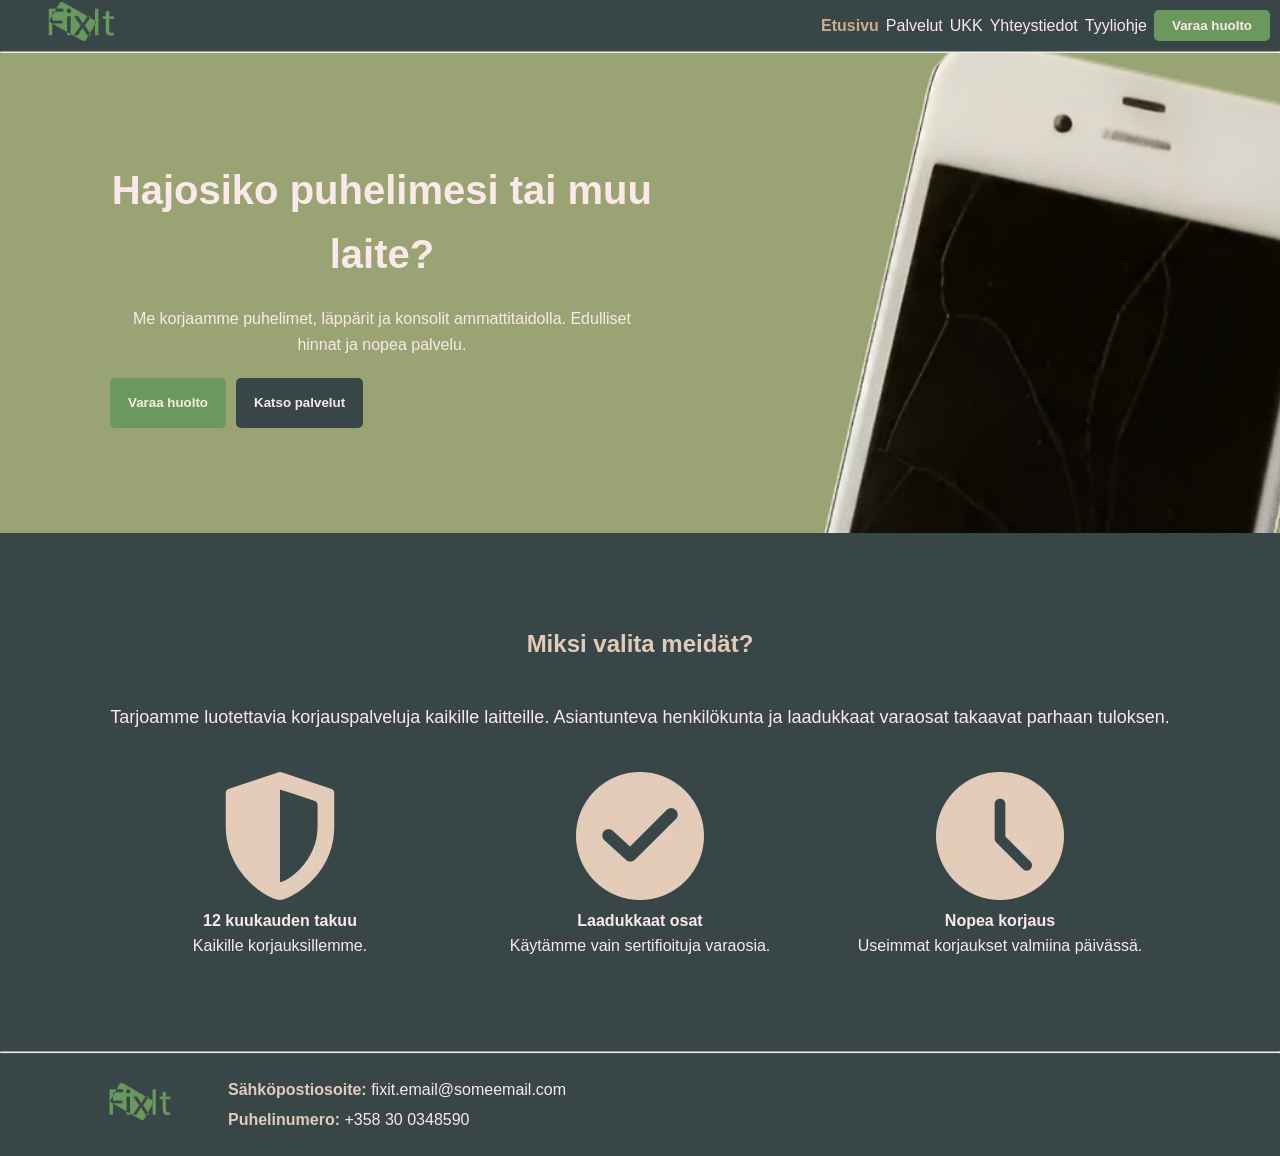
<file: index.html>
<!DOCTYPE html>
<html lang="fi">
<head>
    <script>
        const BASE = location.hostname.includes("github.io")
            ? "/Tuotekehitysprojekti-1/"
            : "/";

        document.write(`<base href="${BASE}">`);
    </script>

    <meta charset="UTF-8">
    <meta name="description" content="Koulu nettisivu projektin etusivu.">
    <meta name="viewport" content="width=device-width, initial-scale=1.0">
    <title>FixIt - Etusivu</title>

    <link rel="icon" href="Resources/Images/favicon.ico" type="image/x-icon">

    <style>
        body { visibility: hidden; }
        body.loaded { visibility: visible; }
    </style>

    <link rel="stylesheet" href="Css/main.css">
    <link rel="stylesheet" href="Css/header.css">
    <link rel="stylesheet" href="Css/index.css">

    <script defer src="Scripts/layout.js"></script>
</head>
<body>
    <div id="header"></div>
    <main>
        <section class="hero">
            <div class="container">
                <div class ="hero-content">
                    <div class="hero-text">
                        <h1>Hajosiko puhelimesi tai muu laite?</h1>
                        <p>Me korjaamme puhelimet, läppärit ja konsolit ammattitaidolla. Edulliset hinnat ja nopea palvelu.</p>
                        <div>
                            <button onclick="window.location='Pages/lomake.html'">Varaa huolto</button>
                            <button onclick="window.location='Pages/palvelut.html'">Katso palvelut</button>
                        </div>
                    </div>
                    <div class="hero-image">
                        <img src="Resources/Images/CellPhone.webp" fetchpriority="high" alt="Rikkinäinen puhelin">
                    </div>
                </div>
            </div>
        </section>
        <section class="container features-section">
            <h2>Miksi valita meidät?</h2>
            <p>Tarjoamme luotettavia korjauspalveluja kaikille laitteille. Asiantunteva henkilökunta ja laadukkaat varaosat takaavat parhaan tuloksen.</p>

            <div class="card-grid">
                <div>
                    <div><img src="Resources/Images/ShieldIcon.webp" alt="Shield"></div>
                    <p><strong>12 kuukauden takuu</strong></p>
                    <p>Kaikille korjauksillemme.</p>
                </div>
                <div>
                    <div><img src="Resources/Images/checked.webp" alt="Check"></div>
                    <p><strong>Laadukkaat osat</strong></p>
                    <p>Käytämme vain sertifioituja varaosia.</p>
                </div>
                <div>
                    <div><img src="Resources/Images/clock.webp" alt="Clock"></div>
                    <p><strong>Nopea korjaus</strong></p>
                    <p>Useimmat korjaukset valmiina päivässä.</p>
                </div>
            </div>
        </section>
    </main>
    <div id="footer"></div>
</body>

</html>
</file>
<file: Css/main.css>
:root {
    --dark-bg: #394648;
    --gray: #ffffff14;
    --primary-green: #6B995D;
    --secondary-green: #9AA373;
    --tan: #CBAC8B;
    --light-tan: #E2CBB9;
    --off-white: #FBE9E9;
    --text-light: #FBE9E9;
    --accent-green: #20453B;
}

* {
    box-sizing: border-box;
    margin: 0;
    padding: 0;
}

html, body {
    min-height: 100%;
    height: 100%;
}

body {
    display: flex;
    flex-direction: column;
    min-height: 100vh;
    background-color: var(--dark-bg);
    color: var(--text-light);
    font-family: 'Open Sans', sans-serif;
    line-height: 1.6;
}

main {
    flex: 1;
}

h1 {
    color: var(--text-light);
}

h2 {
    color: var(--tan);
}

h3 {
    color: var(--light-tan);
}

p {
    color: var(--text-light);
}

b {
    color: var(--light-tan);
}


nav ul {
    list-style: none;
    display: flex;
    gap: 20px;
    align-items: center;
}

nav a {
    color: var(--text-light);
    text-decoration: none;
    font-weight: bold;
    transition: color 0.3s ease;
}

nav a:hover {
    color: var(--tan);
}

button {
    background-color: var(--primary-green);
    color: var(--text-light);
    padding: 8px 18px;
    border: none;
    border-radius: 5px;
    cursor: pointer;
    font-weight: bold;
    transition: background-color 0.3s ease;
}

button:hover {
    background-color: var(--accent-green);
    transform: translateY(-2px);
}

.container {
    max-width: 1100px;
    margin: 2rem auto;
    padding: 0 20px;
    text-align: center;
}

.card-grid {
    display: grid;
    grid-template-columns: repeat(auto-fit, minmax(250px, 1fr));
    gap: 20px;
    margin-top: 2rem;
    align-items: start;
    padding: 0 20px;      
}

.card {
    background-color: var(--secondary-green);
    padding: 20px;
    border-radius: 12px;
    text-align: center;
    color: var(--text-light);
    transition: transform 0.3s ease, box-shadow 0.3s ease;
    display: flex;
    flex-direction: column;
    min-height: 280px;
    overflow: hidden;
    box-shadow: 0 10px 20px rgba(0, 0, 0, 0.18);
}

.card-grid .icon {
    width: 15%;
    margin: 20px;
}

.card:hover {
    transform: translateY(-5px);
    box-shadow: 0 10px 20px rgba(0,0,0,0.2);
}

.card h3 {
    margin-bottom: 10px;
}

.card h1 {
    align-self: flex-start;
}

.card img {
    align-self: flex-end;
}

.form-container {
    background-color: var(--secondary-green);
    padding: 40px;
    border-radius: 20px;
    max-width: 500px;
    color: var(--text-light);
    margin: 0 auto
}

.form-group {
   display: grid;
   grid-template-columns: 1fr 1fr;
   gap: 15px;
   margin-bottom: 15px;
}

input, select, textarea {
    width: 100%;
    padding: 12px;
    border: none;
    border-radius: 8px;
    background-color: var(--light-tan);
}

textarea {
    height: 120px;
    resize: vertical
}

.faq-content {
    padding: 60px 5%;
    max-width: 900px;
    text-align: left;
}
.faq-content h1 {
    color: var(--tan);
    font-size: 1.8rem;
    margin-bottom: 40px;
}
.faq-content h2 {
    color: var(--light-tan);
    font-size: 1.1rem;
    margin-top: 30px;
    margin-bottom: 15px;
}
.faq-content h3 {
    color: var(--text-light);
    font-size: 1rem;
    font-weight: 400;
    line-height: 1.6;
}

.hero {
    display: flex;
    align-items: center;
    justify-content: space-between;
    padding: 60px 5%;
    background-color: var(--secondary-green);
    color: var(--text-light);
    max-height: 30rem;
}

.hero-content {
    display: flex;
    align-items: center;
    justify-content: space-between;
    gap: 40px;
}

.hero-text h1 {
    font-size: 2.5rem;
    margin-bottom: 20px;
}

.hero .hero-text div {
    margin-top: 20px;
    display: flex;
    gap: 10px;
}

.hero .hero-text button {
    height: 50px;
}

.hero .hero-text button:nth-child(2) {
    background-color: var(--dark-bg);
}

.hero-image {
    position: relative;
    z-index: 20;
}

@media screen and (max-width: 900px) {
    .hero-grid {
        grid-template-columns: 1fr;
        gap: 2.5rem;
    }

    .hero-text {
        order: 1;
    }

    .hero-image {
        order: 2;
    }
    
    .hero {
        padding: 3rem 0;
    }
}
</file>
<file: Css/header.css>
/* ----- Header start ----- */

header {
    display: flex;
    flex-flow: nowrap;
    align-items: center;
    justify-content: space-between;
}

header nav {
    display: flex;
    align-items: center;
    flex-flow: nowrap;
    gap: 7px;

    margin: 10px;
}

header nav a {
    font-weight: normal;
}

header nav .active {
    font-weight: bolder;
    color: var(--tan);
}

header img {
    height: auto; 
    width: auto; 
    max-width: 150px; 
    max-height: 150px;
}

/* ----- Footer start ----- */
footer {
    padding: 24px 5%;
    display: flex;
    align-items: center;
    gap: 24px;
    border-top: 1px solid rgba(255,255,255,0.08);
    margin-top: auto;
}

footer img {
    width: auto;
    height: auto;
    max-width: 140px;
    max-height: 60px;
}

.footer-contact {
    display: flex;
    flex-direction: column;
    gap: 6px;
}

footer p {
    margin: 0;
    line-height: 1.5;
}

footer b {
    color: var(--light-tan);
}


@media screen and (max-width: 768px) {
    header {
        flex-direction: column;
        align-items: stretch;
        padding: 10px 0;
        gap: 10px;
    }

    header img {
        max-width: 120px;
        max-height: 120px;
        margin: 0 auto;
    }

    header nav {
        flex-wrap: wrap;
        justify-content: center;
        gap: 8px;
        margin: 0;
    }

    header nav a,
    header nav button {
        flex: 1 1 auto;
        min-width: 140px;
    }

    header nav button {
        width: auto;
    }

    footer {
        flex-direction: column;
        align-items: flex-start;
        padding: 24px 5%;
    }

    footer img {
        max-width: 120px;
        margin-bottom: 16px;
    }
}
</file>
<file: Css/index.css>
.features-section {
    padding: 60px 0;
}

.features-section h2 {
    color: var(--light-tan);
    margin-bottom: 40px;
}

.features-section > p {
    margin-bottom: 40px;
    font-size: 18px;
}

.hero {
    position: relative;
    overflow: hidden;
    height: 30rem;
    min-height: 30rem;
}

.hero-image img {
    position: relative;
    width: 150%;
}
@media screen and (max-width: 1200px) {
    .features-section {
        padding: 40px 5%;
    }

    .hero-content {
        position: relative;
    }

    .hero-image {
        position: absolute;
        top: 65%;
        right: 1.5rem;
        transform: translateY(-50%);
        max-width: 500px;
        min-width: 500px;
        z-index: 1;
        opacity: 0.35;
    }

    .hero-image img {
        width: 100%;
        height: auto;
        display: block;
    }

    .hero-text {
        position: relative;
        z-index: 2;
    }
}
</file>
